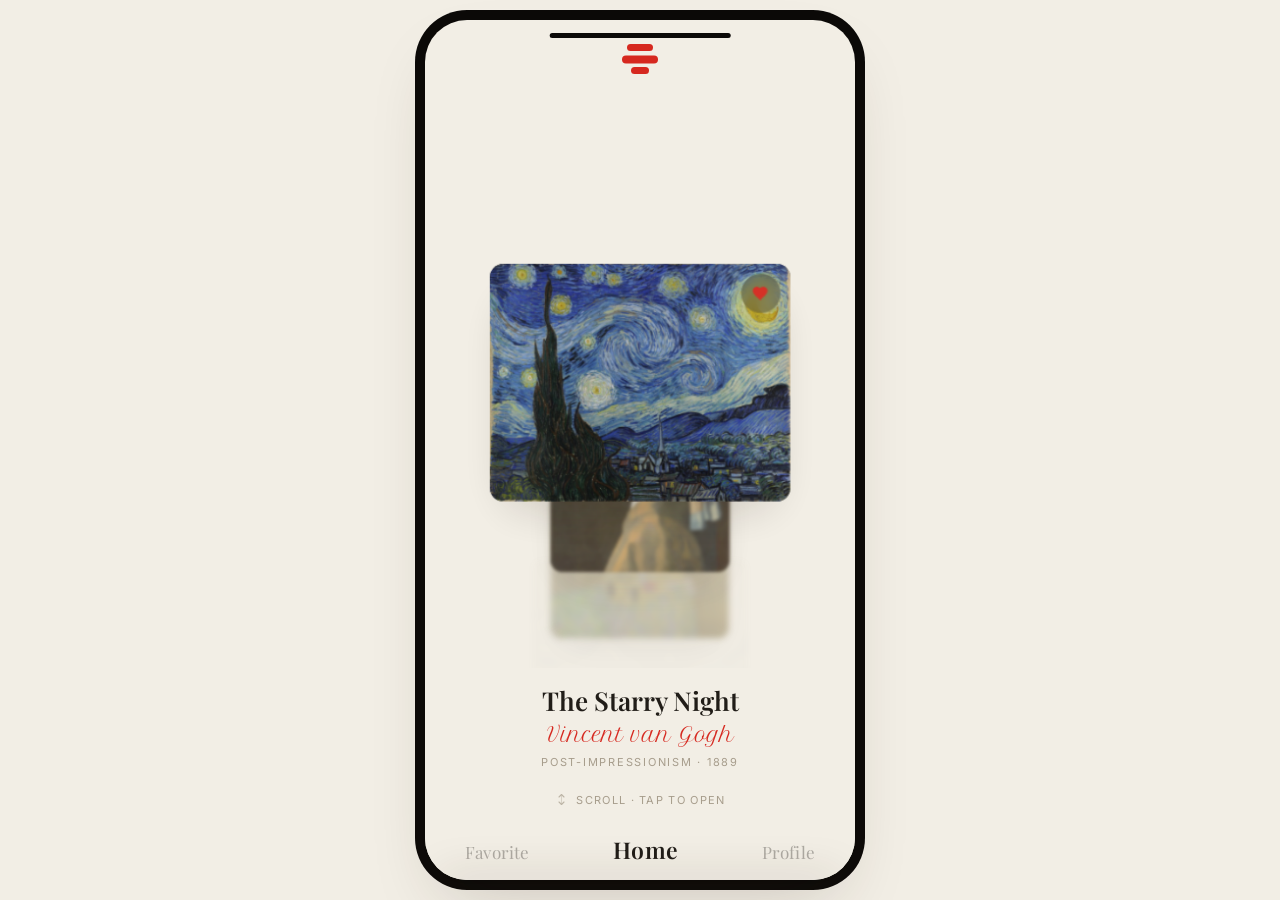
<file: index.html>
<!doctype html>
<html lang="en">
<head>
  <meta charset="utf-8" />
  <meta name="viewport" content="width=device-width, initial-scale=1, viewport-fit=cover, maximum-scale=1" />
  <title>Gallera</title>
  <meta name="description" content="A quiet gallery for people who love paintings — flick through masterworks, read their stories, and collect the ones you love." />
  <meta name="theme-color" content="#f2eee5" media="(prefers-color-scheme: light)" />
  <meta name="theme-color" content="#15120f" media="(prefers-color-scheme: dark)" />
  <meta name="apple-mobile-web-app-capable" content="yes" />
  <meta name="apple-mobile-web-app-status-bar-style" content="black-translucent" />
  <meta name="apple-mobile-web-app-title" content="Gallera" />
  <link rel="manifest" href="manifest.webmanifest" />
  <link rel="icon" href="icons/icon.svg" type="image/svg+xml" />
  <link rel="apple-touch-icon" href="icons/icon.svg" />
  <link rel="preconnect" href="https://fonts.googleapis.com" />
  <link rel="preconnect" href="https://fonts.gstatic.com" crossorigin />
  <link rel="stylesheet"
    href="https://fonts.googleapis.com/css2?family=Playfair+Display:ital,wght@0,500;0,600;0,700;1,500&family=Cormorant+Garamond:ital,wght@0,400;0,500;0,600;1,400&family=Petit+Formal+Script&family=Inter:wght@400;500;600;700&display=swap" />
  <link rel="stylesheet" href="styles.css" />
</head>
<body>
  <div class="app" id="app">
    <header class="topbar" id="topbar"></header>
    <div class="stage" id="stage">
      <div class="screen" id="screen"></div>
    </div>
    <nav class="tabbar" id="tabbar"></nav>
    <div class="scrim" id="scrim"></div>
    <div class="sheet" id="sheet"></div>
    <div class="toast" id="toast"></div>
  </div>
  <script src="data.js"></script>
  <script src="app.js"></script>
</body>
</html>
</file>
<file: styles.css>
/* ============================================================================
   Gallera — a quiet gallery for the pocket
   Layout: a single phone-sized column; a flick-through deck on Home, a
   slide-up reading view for each work, masonry grids for saved pieces.
   Tokens below drive every colour and typeface; two typography modes
   (classic calligraphic / modern) swap only the font tokens.
   ============================================================================ */

:root {
  /* — palette (light / gallery wall) — */
  --bg: #f2eee5;
  --surface: #faf7f0;
  --surface-2: #ece5d7;
  --ink: #211d18;
  --muted: #6e675b;
  --faint: #a79d8c;
  --line: rgba(33, 29, 24, 0.12);
  --accent: #d6281f;          /* red — the brand colour */
  --accent-soft: rgba(214, 40, 31, 0.10);
  --gold: #a8843f;
  --shadow: rgba(48, 36, 22, 0.22);
  --scrim: rgba(24, 18, 12, 0.46);

  /* — type — */
  --font-display: 'Playfair Display', Georgia, 'Times New Roman', serif;
  --font-body: 'Cormorant Garamond', Georgia, serif;
  --font-script: 'Petit Formal Script', 'Snell Roundhand', cursive;
  --font-ui: 'Cormorant Garamond', Georgia, serif;
  --font-label: 'Inter', system-ui, -apple-system, sans-serif;

  color-scheme: light;
}

/* Modern typography mode — clean sans throughout */
:root[data-type='modern'] {
  --font-display: 'Inter', system-ui, -apple-system, sans-serif;
  --font-body: 'Inter', system-ui, -apple-system, sans-serif;
  --font-script: 'Inter', system-ui, -apple-system, sans-serif;
  --font-ui: 'Inter', system-ui, -apple-system, sans-serif;
}

@media (prefers-color-scheme: dark) {
  :root:not([data-theme='light']) {
    --bg: #15120f;
    --surface: #1e1a15;
    --surface-2: #2a2318;
    --ink: #efe8db;
    --muted: #a79d8c;
    --faint: #6f675a;
    --line: rgba(239, 232, 220, 0.14);
    --accent: #f24436;
    --accent-soft: rgba(242, 68, 54, 0.20);
    --gold: #c9a869;
    --shadow: rgba(0, 0, 0, 0.55);
    --scrim: rgba(0, 0, 0, 0.6);
    color-scheme: dark;
  }
}
:root[data-theme='dark'] {
  --bg: #15120f;
  --surface: #1e1a15;
  --surface-2: #2a2318;
  --ink: #efe8db;
  --muted: #a79d8c;
  --faint: #6f675a;
  --line: rgba(239, 232, 220, 0.14);
  --accent: #f24436;
  --accent-soft: rgba(242, 68, 54, 0.20);
  --gold: #c9a869;
  --shadow: rgba(0, 0, 0, 0.55);
  --scrim: rgba(0, 0, 0, 0.6);
  color-scheme: dark;
}

* { box-sizing: border-box; }

html, body { height: 100%; }

body {
  margin: 0;
  background: var(--bg);
  color: var(--ink);
  font-family: var(--font-body);
  -webkit-font-smoothing: antialiased;
  text-rendering: optimizeLegibility;
  display: flex;
  align-items: center;
  justify-content: center;
  overflow: hidden;
}

button { font: inherit; color: inherit; cursor: pointer; border: 0; background: none; }
img { max-width: 100%; display: block; }

/* ----------------------------------------------------------------- shell -- */

.app {
  position: relative;
  width: 100%;
  max-width: 430px;
  height: 100%;
  display: flex;
  flex-direction: column;
  background: var(--bg);
  overflow: hidden;
}

@media (min-width: 500px) {
  body { padding: 20px; }
  .app {
    height: min(920px, calc(100vh - 40px));
    border-radius: 42px;
    box-shadow:
      0 2px 2px rgba(0, 0, 0, 0.1),
      0 30px 70px -20px var(--shadow),
      0 0 0 10px #0c0a08,
      0 0 0 11px rgba(255, 255, 255, 0.06);
  }
  .app::before { /* speaker slit */
    content: '';
    position: absolute;
    top: 13px; left: 50%;
    width: 42%; height: 5px;
    transform: translateX(-50%);
    background: #0c0a08;
    border-radius: 3px;
    z-index: 60;
    pointer-events: none;
  }
  .app { padding-top: 6px; }
}

/* persistent brand mark, centred at the very top */
.topbar {
  position: relative;
  z-index: 2;
  flex: none;
  display: flex;
  align-items: center;
  justify-content: center;
  padding: 16px 0 10px;
}
.topbar .logo { color: var(--accent); display: inline-flex; line-height: 0; }
.topbar .logo svg { width: 40px; height: 34px; }

/* the sliding viewport that holds tab content and overlays */
.stage {
  position: relative;
  flex: 1;
  min-height: 0;
  overflow: hidden;
}

.screen {
  position: absolute;
  inset: 0;
  overflow-y: auto;
  overflow-x: hidden;
  -webkit-overflow-scrolling: touch;
  scrollbar-width: none;
}
.screen::-webkit-scrollbar { display: none; }

/* ------------------------------------------------------------- top brand -- */

.brandbar {
  display: flex;
  align-items: center;
  justify-content: space-between;
  padding: 18px 22px 6px;
}
.brandbar .wordmark {
  font-family: var(--font-display);
  font-weight: 600;
  font-size: 22px;
  letter-spacing: 0.01em;
}
.brandbar .wordmark .dot { color: var(--accent); }
.iconbtn {
  width: 42px; height: 42px;
  display: grid; place-items: center;
  border-radius: 50%;
  color: var(--ink);
  transition: background .2s ease, transform .2s ease;
}
.iconbtn:active { transform: scale(0.9); }
.iconbtn:hover { background: var(--accent-soft); }
.iconbtn svg { width: 22px; height: 22px; }

.eyebrow {
  font-family: var(--font-label);
  font-size: 11px;
  letter-spacing: 0.22em;
  text-transform: uppercase;
  color: var(--faint);
  font-weight: 500;
}

/* ================================================================ HOME === */

.home {
  display: flex;
  flex-direction: column;
  height: 100%;
}

/* vertical carousel — scroll up / down; the focused card snaps to centre */
.carousel {
  position: relative;
  flex: 1;
  min-height: 0;
  overflow-y: auto;
  overflow-x: hidden;
  scroll-snap-type: y mandatory;
  -webkit-overflow-scrolling: touch;
  scrollbar-width: none;
  perspective: 1200px;
}
.carousel::-webkit-scrollbar { display: none; }
.slot {
  display: flex;
  align-items: center;
  justify-content: center;
  scroll-snap-align: center;
  scroll-snap-stop: always;
}
.spacer { flex: none; }

.card {
  position: relative;
  height: var(--ch, 210px);              /* uniform height keeps the stack even */
  width: calc(var(--ch, 210px) * var(--ar, 1.4));  /* width follows each painting's shape */
  max-width: 94%;
  border-radius: 14px;
  overflow: hidden;
  background: var(--surface-2);
  box-shadow: 0 22px 46px -20px var(--shadow);
  will-change: transform, opacity;
  cursor: pointer;
  user-select: none; -webkit-user-select: none;
}

.art { position: absolute; inset: 0; }
/* fallback colour-field (always drawn; hidden once a photo loads) */
.art-field {
  position: absolute;
  inset: 0;
  background:
    radial-gradient(130% 120% at 50% 6%, color-mix(in srgb, var(--c-accent) 36%, transparent), transparent 62%),
    linear-gradient(160deg, color-mix(in srgb, var(--c-tone) 82%, #000 0%), color-mix(in srgb, var(--c-tone) 96%, #000 18%));
  display: flex;
  flex-direction: column;
  align-items: center;
  justify-content: center;
  text-align: center;
  padding: 18px;
  color: #f6f1e6;
}
.art-field::after { /* inner mat line */
  content: '';
  position: absolute;
  inset: 10px;
  border: 1px solid rgba(255, 255, 255, 0.22);
  border-radius: 8px;
  pointer-events: none;
}
.art-field .ph-title {
  font-family: var(--font-display);
  font-size: 22px;
  line-height: 1.1;
  font-weight: 600;
  text-wrap: balance;
  text-shadow: 0 1px 14px rgba(0, 0, 0, 0.4);
}
.art-field .ph-artist {
  font-family: var(--font-script);
  font-size: 16px;
  margin-top: 8px;
  color: var(--c-accent);
  filter: brightness(1.25) saturate(1.05);
  text-shadow: 0 1px 10px rgba(0, 0, 0, 0.4);
}
:root[data-type='modern'] .art-field .ph-artist { font-style: italic; }

.art-img {
  position: absolute;
  inset: 0;
  width: 100%;
  height: 100%;
  object-fit: cover;
  opacity: 0;
  transition: opacity .7s ease;
}
.art-img.loaded { opacity: 1; }

/* carousel cards stay clean bands — the work's name shows beneath the deck */
.card .art-field .ph-title,
.card .art-field .ph-artist { display: none; }

.card .heart {
  position: absolute;
  top: 10px; right: 10px;
  width: 40px; height: 40px;
  display: grid; place-items: center;
  border-radius: 50%;
  background: rgba(20, 16, 12, 0.34);
  backdrop-filter: blur(6px);
  -webkit-backdrop-filter: blur(6px);
  color: #fff;
  opacity: 0;
  pointer-events: none;
  transition: opacity .3s ease, transform .2s ease;
}
.slot.active .card .heart { opacity: 1; pointer-events: auto; }
.card .heart svg { width: 20px; height: 20px; }
.card .heart.on { color: var(--accent); }
.card .heart.pop { animation: pop .4s ease; }

/* meta + controls below the deck */
.deck-meta {
  padding: 18px 26px 2px;
  text-align: center;
  min-height: 92px;
}
.deck-meta .title {
  font-family: var(--font-display);
  font-weight: 600;
  font-size: 26px;
  line-height: 1.12;
  margin: 0;
  text-wrap: balance;
}
.deck-meta .artist {
  font-family: var(--font-script);
  font-size: 20px;
  color: var(--accent);
  margin: 7px 0 0;
}
:root[data-type='modern'] .deck-meta .artist { font-style: italic; font-size: 16px; }
.deck-meta .sub {
  font-family: var(--font-label);
  font-size: 11px;
  letter-spacing: .16em;
  text-transform: uppercase;
  color: var(--faint);
  margin-top: 8px;
}
.deck-meta.swap { animation: metaIn .45s ease; }

.deck-cta {
  display: flex;
  gap: 12px;
  padding: 10px 26px 18px;
  align-items: center;
  justify-content: center;
}
.deck-hint {
  font-family: var(--font-label);
  font-size: 11px;
  letter-spacing: .12em;
  text-transform: uppercase;
  color: var(--faint);
  display: flex; align-items: center; gap: 7px;
}
.deck-hint svg { width: 15px; height: 15px; opacity: .7; }

.pill {
  font-family: var(--font-ui);
  font-size: 16px;
  padding: 12px 26px;
  border-radius: 999px;
  background: var(--ink);
  color: var(--bg);
  letter-spacing: .01em;
  transition: transform .18s ease, opacity .2s ease;
  display: inline-flex; align-items: center; gap: 9px;
}
.pill svg { width: 18px; height: 18px; }
.pill:active { transform: scale(0.95); }
.pill.ghost { background: transparent; color: var(--ink); border: 1px solid var(--line); }
:root[data-type='modern'] .pill { font-size: 14px; font-weight: 500; }

/* ============================================================== DETAIL ==== */

.detail {
  position: absolute;
  inset: 0;                       /* full-screen over the topbar; tabbar stays above */
  background: var(--bg);
  overflow-y: auto;
  overflow-x: hidden;
  scrollbar-width: none;
  z-index: 50;
}
.detail::-webkit-scrollbar { display: none; }

.detail-hero {
  position: relative;
  width: 100%;
  aspect-ratio: 1 / 1;
  background: var(--surface-2);
  overflow: hidden;
}
.detail-hero .art-field .ph-title,
.detail-hero .art-field .ph-artist { display: none; }
.detail-hero .art-img { position: absolute; inset: 0; width: 100%; height: 100%; object-fit: cover; }
.detail-hero::after {
  content: '';
  position: absolute; left: 0; right: 0; bottom: 0; height: 40%;
  background: linear-gradient(to top, var(--bg), transparent);
  pointer-events: none;
}

.detail-float {
  position: absolute;
  top: 0; left: 0; right: 0;
  display: flex; justify-content: space-between;
  padding: 14px 16px;
  z-index: 3;
}
.round-btn {
  width: 44px; height: 44px;
  display: grid; place-items: center;
  border-radius: 50%;
  background: rgba(20, 16, 12, 0.38);
  backdrop-filter: blur(8px);
  -webkit-backdrop-filter: blur(8px);
  color: #fff;
  transition: transform .18s ease, background .2s ease;
}
.round-btn:active { transform: scale(0.9); }
.round-btn svg { width: 22px; height: 22px; }
.round-btn.on { color: var(--accent); background: #fff; }
.round-btn.pop { animation: pop .4s ease; }

.detail-body {
  padding: 4px 26px calc(96px + env(safe-area-inset-bottom, 0px));
  margin-top: -36px;
  position: relative;
  z-index: 2;
}
.detail-body h1 {
  font-family: var(--font-display);
  font-weight: 600;
  font-size: 34px;
  line-height: 1.08;
  margin: 0;
  text-wrap: balance;
}
.detail-body .byline {
  font-family: var(--font-script);
  font-size: 23px;
  color: var(--accent);
  margin: 8px 0 0;
}
:root[data-type='modern'] .detail-body .byline { font-style: italic; font-size: 18px; }
.detail-body .byline .yr { color: var(--muted); font-family: var(--font-body); }
:root[data-type='modern'] .detail-body .byline .yr { font-family: var(--font-body); }

.valuecard {
  margin: 20px 0;
  padding: 16px 18px;
  border-radius: 16px;
  background: var(--surface);
  border: 1px solid var(--line);
  display: flex;
  align-items: center;
  justify-content: space-between;
  gap: 12px;
}
.valuecard .lbl { font-family: var(--font-label); font-size: 10.5px; letter-spacing: .2em; text-transform: uppercase; color: var(--faint); }
.valuecard .val { font-family: var(--font-display); font-weight: 600; font-size: 26px; font-variant-numeric: tabular-nums; margin-top: 3px; }
.valuecard .note { font-size: 15px; color: var(--muted); max-width: 48%; text-align: right; line-height: 1.3; }
:root[data-type='modern'] .valuecard .note { font-size: 12.5px; }

.chips { display: flex; flex-wrap: wrap; gap: 8px; margin: 18px 0 4px; }
.chip {
  font-family: var(--font-label);
  font-size: 12px;
  padding: 7px 13px;
  border-radius: 999px;
  background: var(--surface-2);
  color: var(--muted);
  display: inline-flex; gap: 6px; align-items: baseline;
}
.chip b { color: var(--ink); font-weight: 600; }

.prose { margin-top: 20px; }
.prose p {
  font-family: var(--font-body);
  font-size: 19px;
  line-height: 1.62;
  color: color-mix(in srgb, var(--ink) 92%, transparent);
  margin: 0 0 16px;
}
:root[data-type='modern'] .prose p { font-size: 15.5px; line-height: 1.7; }

.facts { margin-top: 24px; }
.facts h3 {
  font-family: var(--font-label);
  font-size: 11px; letter-spacing: .2em; text-transform: uppercase;
  color: var(--faint); margin: 0 0 12px;
}
.facts ul { list-style: none; margin: 0; padding: 0; display: flex; flex-direction: column; gap: 12px; }
.facts li {
  display: flex; gap: 12px;
  font-family: var(--font-body); font-size: 18px; line-height: 1.45;
}
:root[data-type='modern'] .facts li { font-size: 14.5px; }
.facts li .n {
  flex: none;
  font-family: var(--font-display);
  color: var(--accent);
  font-size: 17px;
  width: 24px;
  font-variant-numeric: tabular-nums;
}

.detail-actions {
  display: flex; gap: 12px;
  margin-top: 28px;
}
.detail-actions .pill { flex: 1; justify-content: center; }

/* ======================================================= GRIDS / LISTS ==== */

.page-head { padding: 22px 24px 10px; }
.page-head h2 {
  font-family: var(--font-display);
  font-weight: 600; font-size: 30px; margin: 4px 0 0;
}
.page-head .count { font-family: var(--font-label); font-size: 12px; color: var(--muted); margin-top: 6px; letter-spacing: .04em; }

.masonry { columns: 2; column-gap: 12px; padding: 8px 18px 24px; }
.masonry .tile { break-inside: avoid; margin-bottom: 12px; border-radius: 14px; overflow: hidden; position: relative; background: var(--surface-2); box-shadow: 0 8px 20px -12px var(--shadow); transition: transform .25s ease; }
.masonry .tile:active { transform: scale(0.97); }
.tile .art { position: relative; aspect-ratio: var(--ar, 3 / 4); }
/* caption below already names the work; keep the swatch clean when no photo loads */
.tile .art-field .ph-title,
.tile .art-field .ph-artist { display: none; }
.tile .art-field::after { inset: 8px; }
.tile .cap { padding: 10px 12px 12px; }
.tile .cap .t { font-family: var(--font-display); font-weight: 600; font-size: 16px; line-height: 1.12; }
.tile .cap .a { font-family: var(--font-body); font-size: 14px; color: var(--muted); margin-top: 2px; }
:root[data-type='modern'] .tile .cap .a { font-size: 12px; }

.empty {
  text-align: center;
  padding: 60px 40px;
  color: var(--muted);
}
.empty .mark { width: 54px; height: 54px; margin: 0 auto 16px; color: var(--faint); }
.empty h3 { font-family: var(--font-display); font-weight: 600; font-size: 22px; color: var(--ink); margin: 0 0 8px; }
.empty p { font-family: var(--font-body); font-size: 17px; line-height: 1.5; margin: 0; }
:root[data-type='modern'] .empty p { font-size: 14px; }

/* albums */
.albumlist { padding: 8px 20px 24px; display: flex; flex-direction: column; gap: 14px; }
.album-row {
  display: flex; align-items: center; gap: 16px;
  padding: 10px; border-radius: 16px;
  background: var(--surface); border: 1px solid var(--line);
  transition: transform .2s ease;
}
.album-row:active { transform: scale(0.98); }
.album-cover {
  width: 74px; height: 74px; flex: none;
  border-radius: 12px; overflow: hidden;
  display: grid; grid-template-columns: 1fr 1fr; grid-auto-rows: 1fr;
  background: var(--surface-2);
}
.album-cover .cell { position: relative; overflow: hidden; }
.album-cover .cell .art-field { padding: 4px; }
.album-cover .cell .art-field::after { display: none; }
.album-cover .cell .ph-title, .album-cover .cell .ph-artist { display: none; }
.album-cover.single { grid-template-columns: 1fr; }
.album-meta { flex: 1; min-width: 0; }
.album-meta .nm { font-family: var(--font-display); font-weight: 600; font-size: 20px; }
.album-meta .ct { font-family: var(--font-label); font-size: 12px; color: var(--muted); margin-top: 3px; letter-spacing: .03em; }
.album-row .go { color: var(--faint); }
.album-row .go svg { width: 20px; height: 20px; }

.addalbum {
  display: flex; align-items: center; justify-content: center; gap: 9px;
  padding: 16px; border-radius: 16px;
  border: 1px dashed var(--line);
  color: var(--muted); font-family: var(--font-ui); font-size: 16px;
  transition: background .2s ease, color .2s ease;
}
.addalbum:hover { background: var(--accent-soft); color: var(--accent); }
.addalbum svg { width: 18px; height: 18px; }

/* ============================================================== PROFILE ==== */

.profile-head {
  display: flex; align-items: center; gap: 16px;
  padding: 24px 24px 8px;
}
.avatar {
  width: 68px; height: 68px; flex: none;
  border-radius: 50%;
  display: grid; place-items: center;
  background: var(--accent); color: #fff;
  font-family: var(--font-display); font-size: 28px; font-weight: 600;
  box-shadow: 0 10px 24px -10px var(--accent);
}
.profile-head .who .nm { font-family: var(--font-display); font-weight: 600; font-size: 25px; }
.profile-head .who .role { font-family: var(--font-script); font-size: 17px; color: var(--muted); margin-top: 2px; }
:root[data-type='modern'] .profile-head .who .role { font-style: italic; font-size: 13px; }

.stats { display: flex; gap: 10px; padding: 16px 22px; }
.stat { flex: 1; text-align: center; padding: 14px 8px; border-radius: 14px; background: var(--surface); border: 1px solid var(--line); }
.stat .n { font-family: var(--font-display); font-weight: 600; font-size: 24px; font-variant-numeric: tabular-nums; }
.stat .l { font-family: var(--font-label); font-size: 10px; letter-spacing: .16em; text-transform: uppercase; color: var(--faint); margin-top: 4px; }

.section-label {
  font-family: var(--font-label);
  font-size: 11px; letter-spacing: .2em; text-transform: uppercase;
  color: var(--faint); padding: 18px 24px 8px;
}

.setting {
  display: flex; align-items: center; gap: 14px;
  padding: 14px 24px;
  flex-wrap: wrap; row-gap: 12px;
}
.setting + .setting { border-top: 1px solid var(--line); }
.setting .ic { width: 22px; height: 22px; color: var(--muted); flex: none; }
.setting .tx { flex: 1; min-width: 140px; }
.setting .tx .t { display: block; font-family: var(--font-ui); font-size: 17px; }
.setting .tx .d { display: block; font-family: var(--font-label); font-size: 12px; line-height: 1.4; color: var(--muted); margin-top: 3px; }
.setting .segmented { margin-left: auto; }
:root[data-type='modern'] .setting .tx .t { font-size: 15px; }

/* segmented control + switch */
.segmented { display: inline-flex; background: var(--surface-2); border-radius: 999px; padding: 3px; }
.segmented button {
  font-family: var(--font-label); font-size: 12px; font-weight: 500;
  padding: 7px 13px; border-radius: 999px; color: var(--muted);
  transition: color .2s ease;
}
.segmented button.on { background: var(--surface); color: var(--ink); box-shadow: 0 2px 6px -2px var(--shadow); }
:root[data-theme='dark'] .segmented button.on,
:root:not([data-theme='light']) .segmented button.on { background: var(--bg); }

.switch {
  width: 50px; height: 30px; border-radius: 999px; flex: none;
  background: var(--surface-2); position: relative; transition: background .25s ease;
}
.switch.on { background: var(--accent); }
.switch .knob {
  position: absolute; top: 3px; left: 3px;
  width: 24px; height: 24px; border-radius: 50%;
  background: #fff; box-shadow: 0 2px 5px rgba(0,0,0,.3);
  transition: transform .25s cubic-bezier(.3,1.4,.5,1);
}
.switch.on .knob { transform: translateX(20px); }

/* ============================================================== TABBAR ==== */

.tabbar {
  flex: none;
  position: relative;
  z-index: 60;                    /* stays above the detail overlay */
  display: flex;
  justify-content: space-between;
  align-items: baseline;
  padding: 8px 34px calc(14px + env(safe-area-inset-bottom, 0px));
  background: var(--bg);
}
/* words only — the active page is dark and larger, the others sit back, faded */
.tab {
  font-family: var(--font-display);
  font-size: 17px;
  color: var(--ink);
  opacity: 0.32;
  letter-spacing: 0.01em;
  transition: opacity .25s ease, transform .25s ease, font-size .25s ease;
}
.tab.active {
  opacity: 1;
  font-size: 23px;
  font-weight: 600;
}
:root[data-type='modern'] .tab { font-family: var(--font-ui); font-size: 14px; font-weight: 500; }
:root[data-type='modern'] .tab.active { font-size: 17px; font-weight: 600; }

/* ============================================================== SHEET ===== */

.scrim {
  position: absolute; inset: 0; z-index: 70;
  background: var(--scrim);
  opacity: 0; transition: opacity .3s ease;
  pointer-events: none;            /* must not block taps while hidden */
}
.scrim.show { opacity: 1; pointer-events: auto; }

.sheet {
  position: absolute; left: 0; right: 0; bottom: 0; z-index: 71;
  background: var(--surface);
  border-radius: 24px 24px 0 0;
  padding: 10px 22px calc(26px + env(safe-area-inset-bottom, 0px));
  transform: translateY(102%);
  transition: transform .4s cubic-bezier(.2,.9,.25,1);
  max-height: 80%;
  overflow-y: auto;
  box-shadow: 0 -16px 40px -12px var(--shadow);
  pointer-events: none;
}
.sheet.show { transform: translateY(0); pointer-events: auto; }
.sheet .grip { width: 40px; height: 4px; border-radius: 3px; background: var(--line); margin: 6px auto 14px; }
.sheet h3 { font-family: var(--font-display); font-weight: 600; font-size: 22px; margin: 0 0 4px; }
.sheet .sub { font-family: var(--font-label); font-size: 12px; color: var(--muted); margin-bottom: 14px; }

.album-pick { display: flex; flex-direction: column; gap: 8px; }
.album-pick .opt {
  display: flex; align-items: center; gap: 12px;
  padding: 12px 14px; border-radius: 13px;
  background: var(--surface-2);
  transition: background .2s ease;
}
.album-pick .opt:hover { background: var(--accent-soft); }
.album-pick .opt .nm { flex: 1; font-family: var(--font-ui); font-size: 17px; }
.album-pick .opt .ct { font-family: var(--font-label); font-size: 12px; color: var(--muted); }
.album-pick .opt .tick { color: var(--accent); width: 20px; height: 20px; }
.album-pick .opt.in { background: var(--accent-soft); }

.newfield { display: flex; gap: 8px; margin-top: 12px; }
.newfield input {
  flex: 1; min-width: 0;
  font-family: var(--font-ui); font-size: 16px;
  padding: 12px 14px; border-radius: 12px;
  background: var(--surface-2); color: var(--ink);
  border: 1px solid var(--line);
}
.newfield input:focus { outline: 2px solid var(--accent); outline-offset: 1px; }
.newfield button { padding: 12px 18px; border-radius: 12px; background: var(--accent); color: #fff; font-family: var(--font-label); font-size: 14px; }

/* ============================================================== TOAST ===== */

.toast {
  position: absolute;
  left: 50%; bottom: 92px;
  transform: translate(-50%, 20px);
  background: var(--ink); color: var(--bg);
  font-family: var(--font-label); font-size: 13px;
  padding: 11px 18px; border-radius: 999px;
  z-index: 80;
  opacity: 0; pointer-events: none;
  transition: opacity .3s ease, transform .3s ease;
  box-shadow: 0 12px 30px -10px var(--shadow);
  display: flex; align-items: center; gap: 8px;
  white-space: nowrap;
}
.toast svg { width: 16px; height: 16px; }
.toast.show { opacity: 1; transform: translate(-50%, 0); }

/* ============================================================ keyframes === */

@keyframes pop { 0%{transform:scale(1)} 35%{transform:scale(1.35)} 60%{transform:scale(.9)} 100%{transform:scale(1)} }
@keyframes metaIn { from { opacity: 0; transform: translateY(8px); } to { opacity: 1; transform: none; } }
@keyframes viewIn { from { opacity: 0; transform: translateY(10px); } to { opacity: 1; transform: none; } }
@keyframes heroZoom { from { transform: scale(1.08); } to { transform: scale(1); } }

.view-in { animation: viewIn .4s ease; }
.slide-r { animation: slideR .3s cubic-bezier(.2,.8,.25,1); }
.slide-l { animation: slideL .3s cubic-bezier(.2,.8,.25,1); }
@keyframes slideR { from { opacity: .4; transform: translateX(42px); } to { opacity: 1; transform: none; } }
@keyframes slideL { from { opacity: .4; transform: translateX(-42px); } to { opacity: 1; transform: none; } }
.detail.enter { animation: detailUp .42s cubic-bezier(.2,.85,.25,1); }
@keyframes detailUp { from { transform: translateY(100%); } to { transform: none; } }
.detail.leave { animation: detailDown .36s cubic-bezier(.4,0,.2,1) forwards; }
@keyframes detailDown { from { transform: none; } to { transform: translateY(100%); } }
.detail-hero .art-img.zoom { animation: heroZoom 1.2s ease; }

@media (prefers-reduced-motion: reduce) {
  *, *::before, *::after { animation-duration: .001ms !important; transition-duration: .08s !important; }
  .card.anim, .card.gone { transition: none; }
}
</file>
